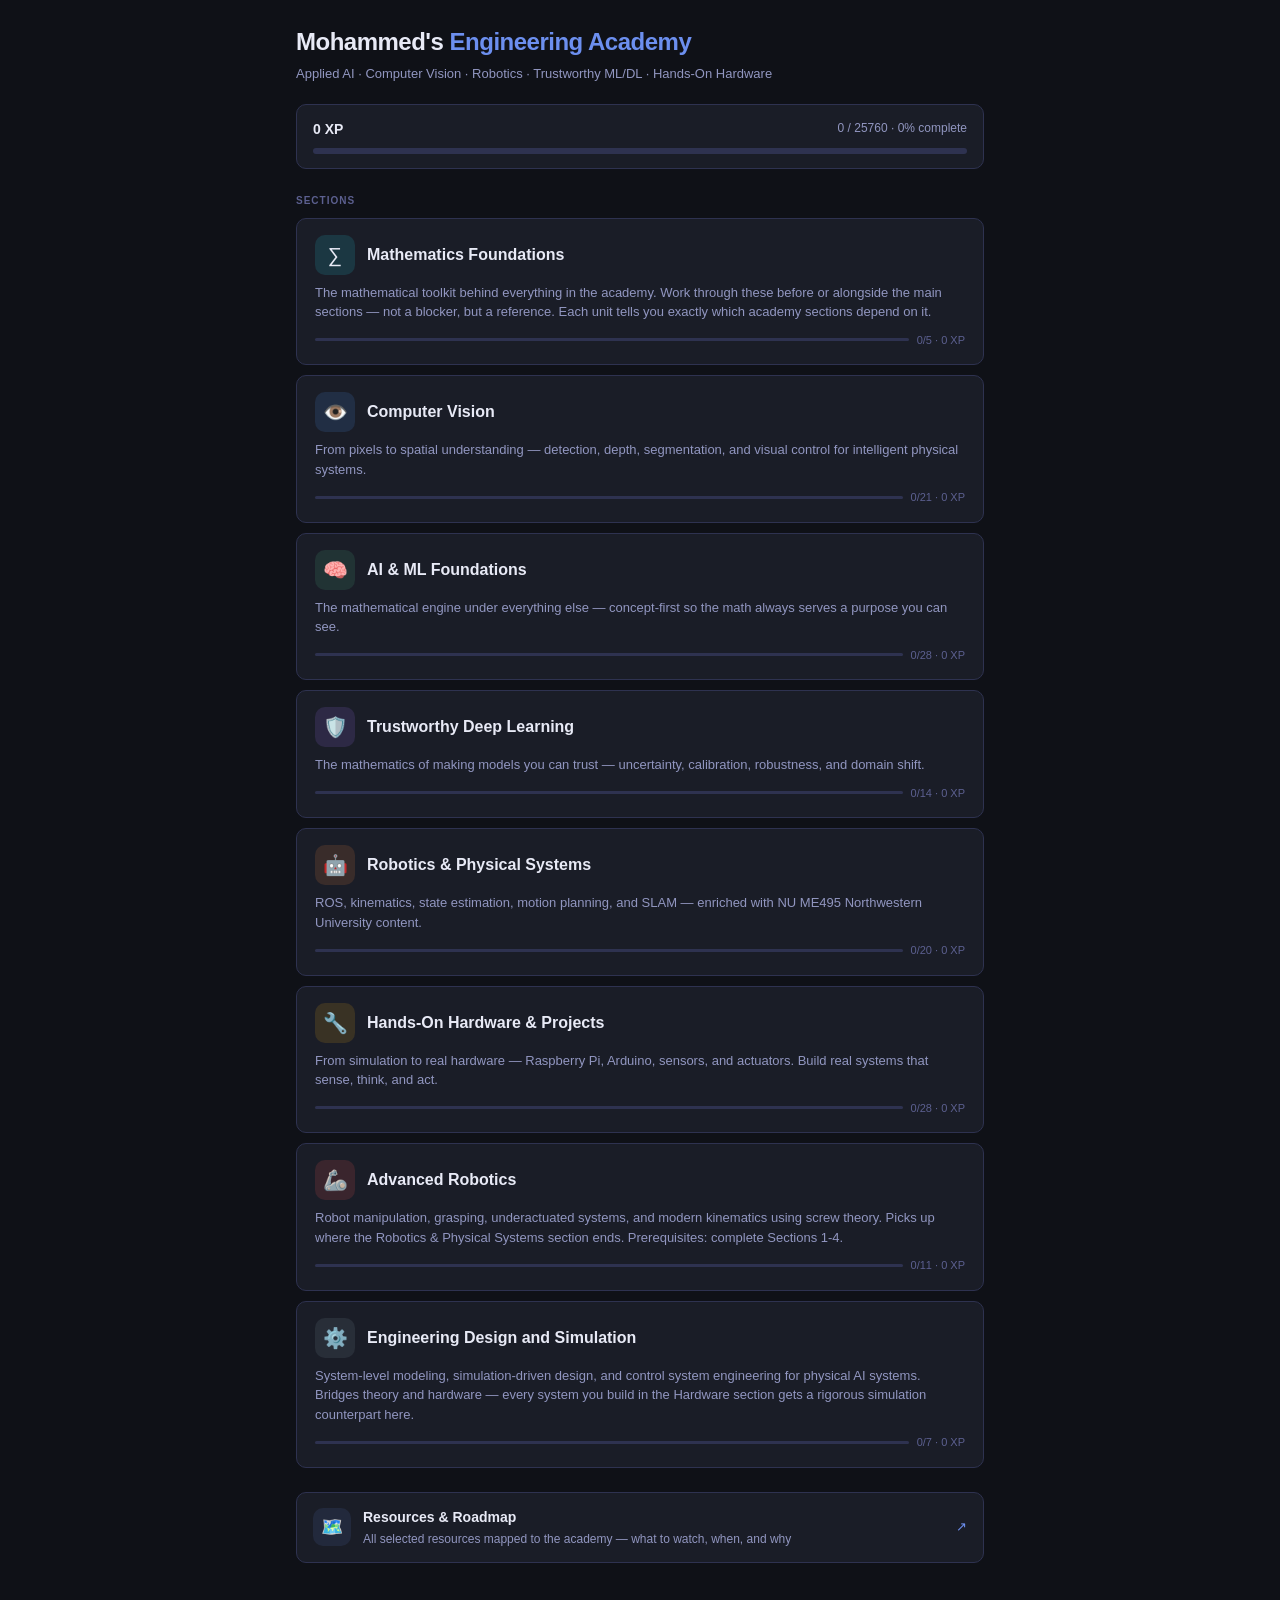
<file: index.html>
<!DOCTYPE html>
<html lang="en">
<head>
  <meta charset="UTF-8">
  <meta name="viewport" content="width=device-width, initial-scale=1.0">
  <meta http-equiv="Cache-Control" content="no-cache, no-store, must-revalidate">
  <meta http-equiv="Pragma" content="no-cache">
  <meta http-equiv="Expires" content="0">

  <title>Mohammed's Engineering Academy</title>
  <meta name="description" content="An interactive, Brilliant-style learning platform covering Computer Vision, AI/ML, Trustworthy Deep Learning, and Robotics — 8 sections, 94 units, built as a portfolio project.">
  <meta name="theme-color" content="#0d121c">

  <!-- Open Graph (LinkedIn, Facebook, Slack, etc.) -->
  <meta property="og:type" content="website">
  <meta property="og:title" content="Mohammed's Engineering Academy">
  <meta property="og:description" content="An interactive learning platform for Computer Vision, AI/ML, Robotics, and Trustworthy Deep Learning — 8 sections, 94 units, 25,760 XP.">
  <meta property="og:image" content="https://mohammed9sh.github.io/academy/assets/og-image.png">
  <meta property="og:image:width" content="1200">
  <meta property="og:image:height" content="630">

  <!-- Twitter/X card -->
  <meta name="twitter:card" content="summary_large_image">
  <meta name="twitter:title" content="Mohammed's Engineering Academy">
  <meta name="twitter:description" content="An interactive learning platform for Computer Vision, AI/ML, Robotics, and Trustworthy Deep Learning.">
  <meta name="twitter:image" content="https://mohammed9sh.github.io/academy/assets/og-image.png">

  <!-- Icons -->
  <link rel="icon" type="image/png" sizes="32x32" href="assets/favicon-32.png">
  <link rel="icon" type="image/png" sizes="512x512" href="assets/icon-512.png">
  <link rel="apple-touch-icon" href="assets/apple-touch-icon.png">

  <link rel="stylesheet" href="style.css?v=2">
</head>
<body>
  <div id="app"></div>
  <script type="module" src="app/main.js"></script>
</body>
</html>
</file>
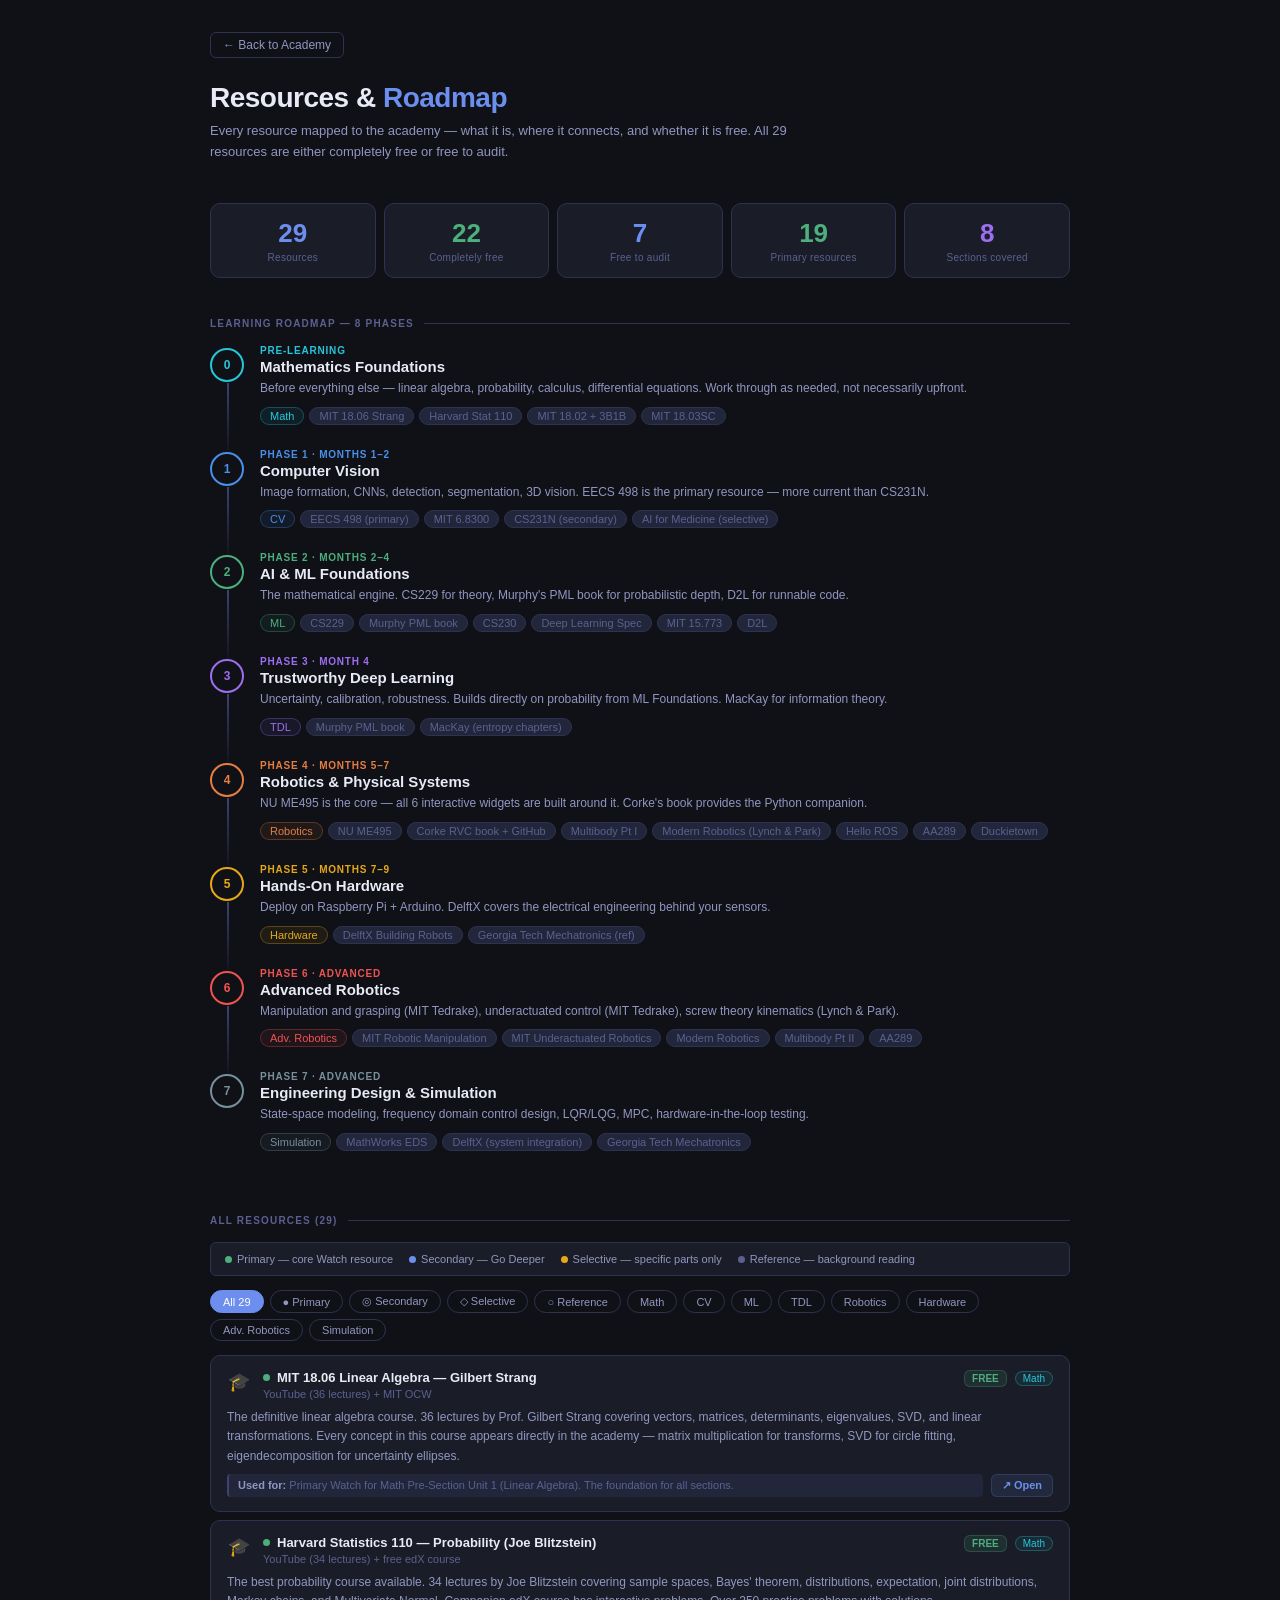
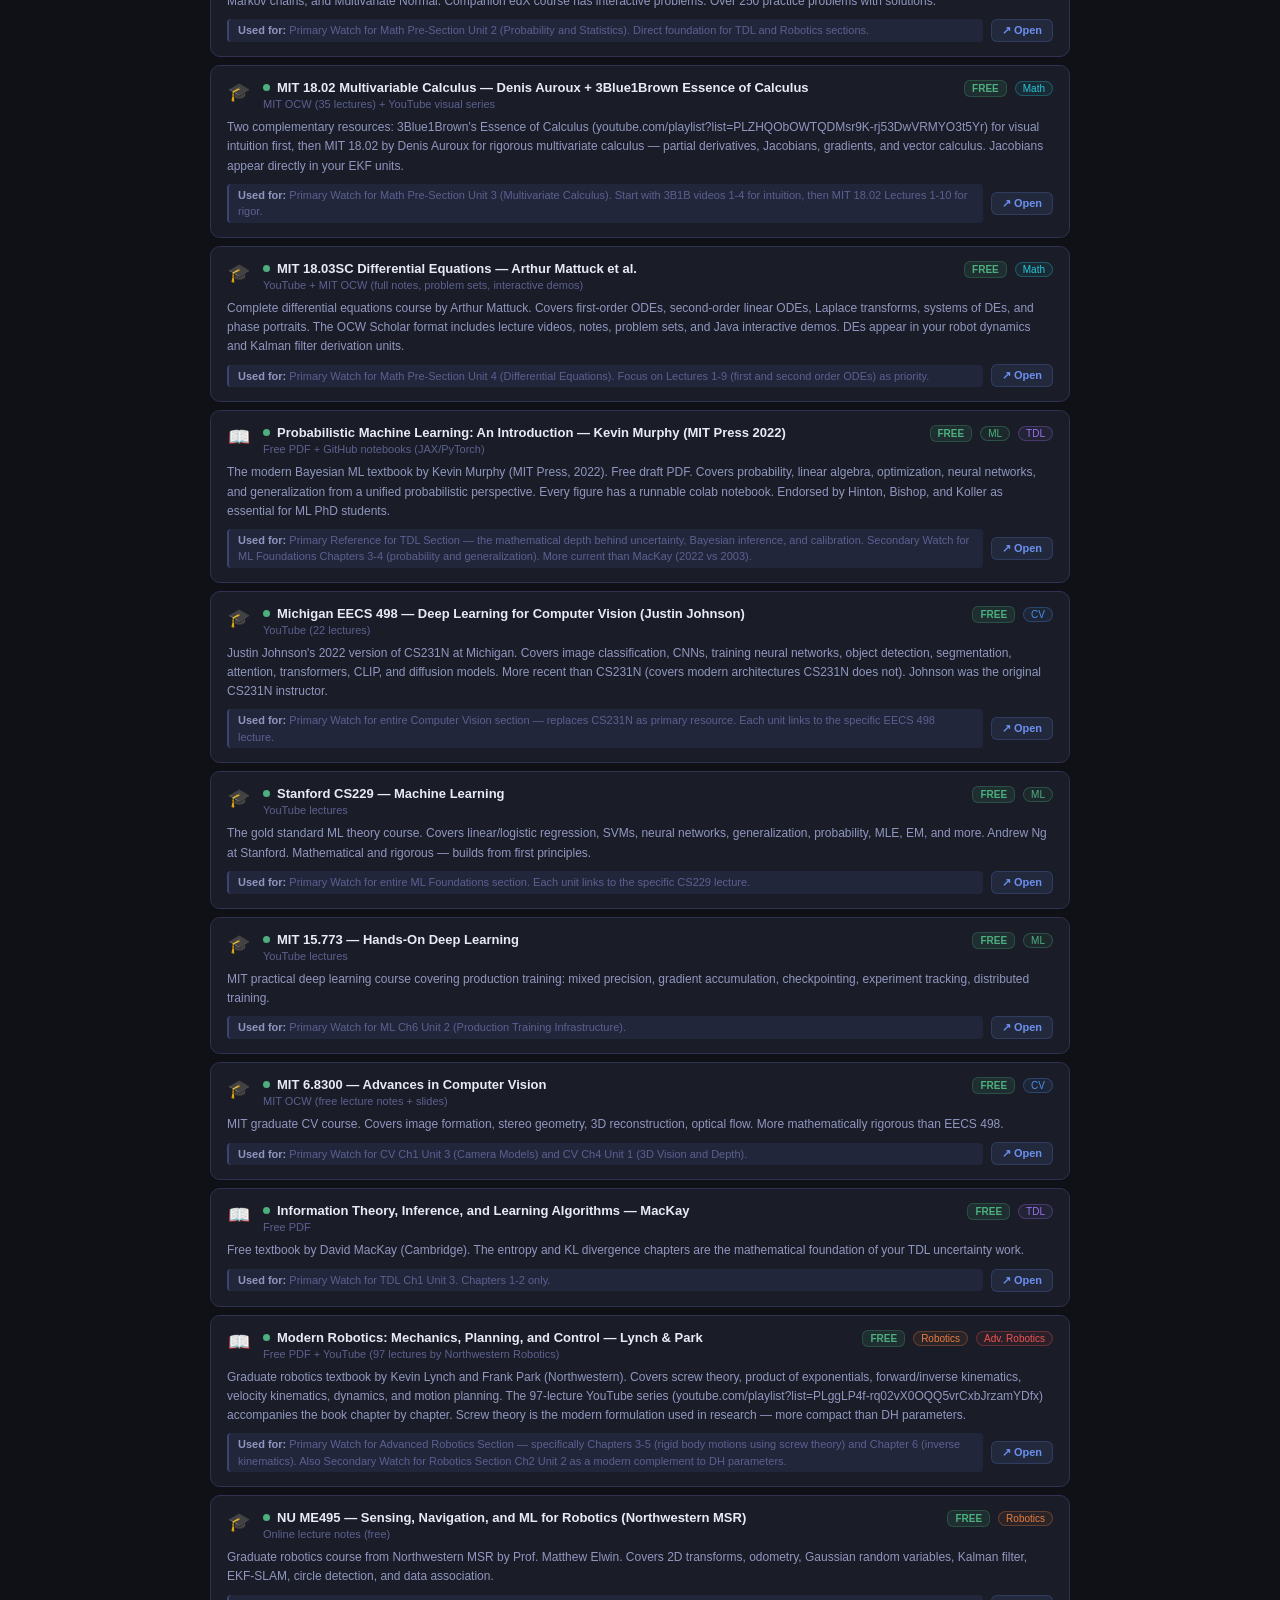
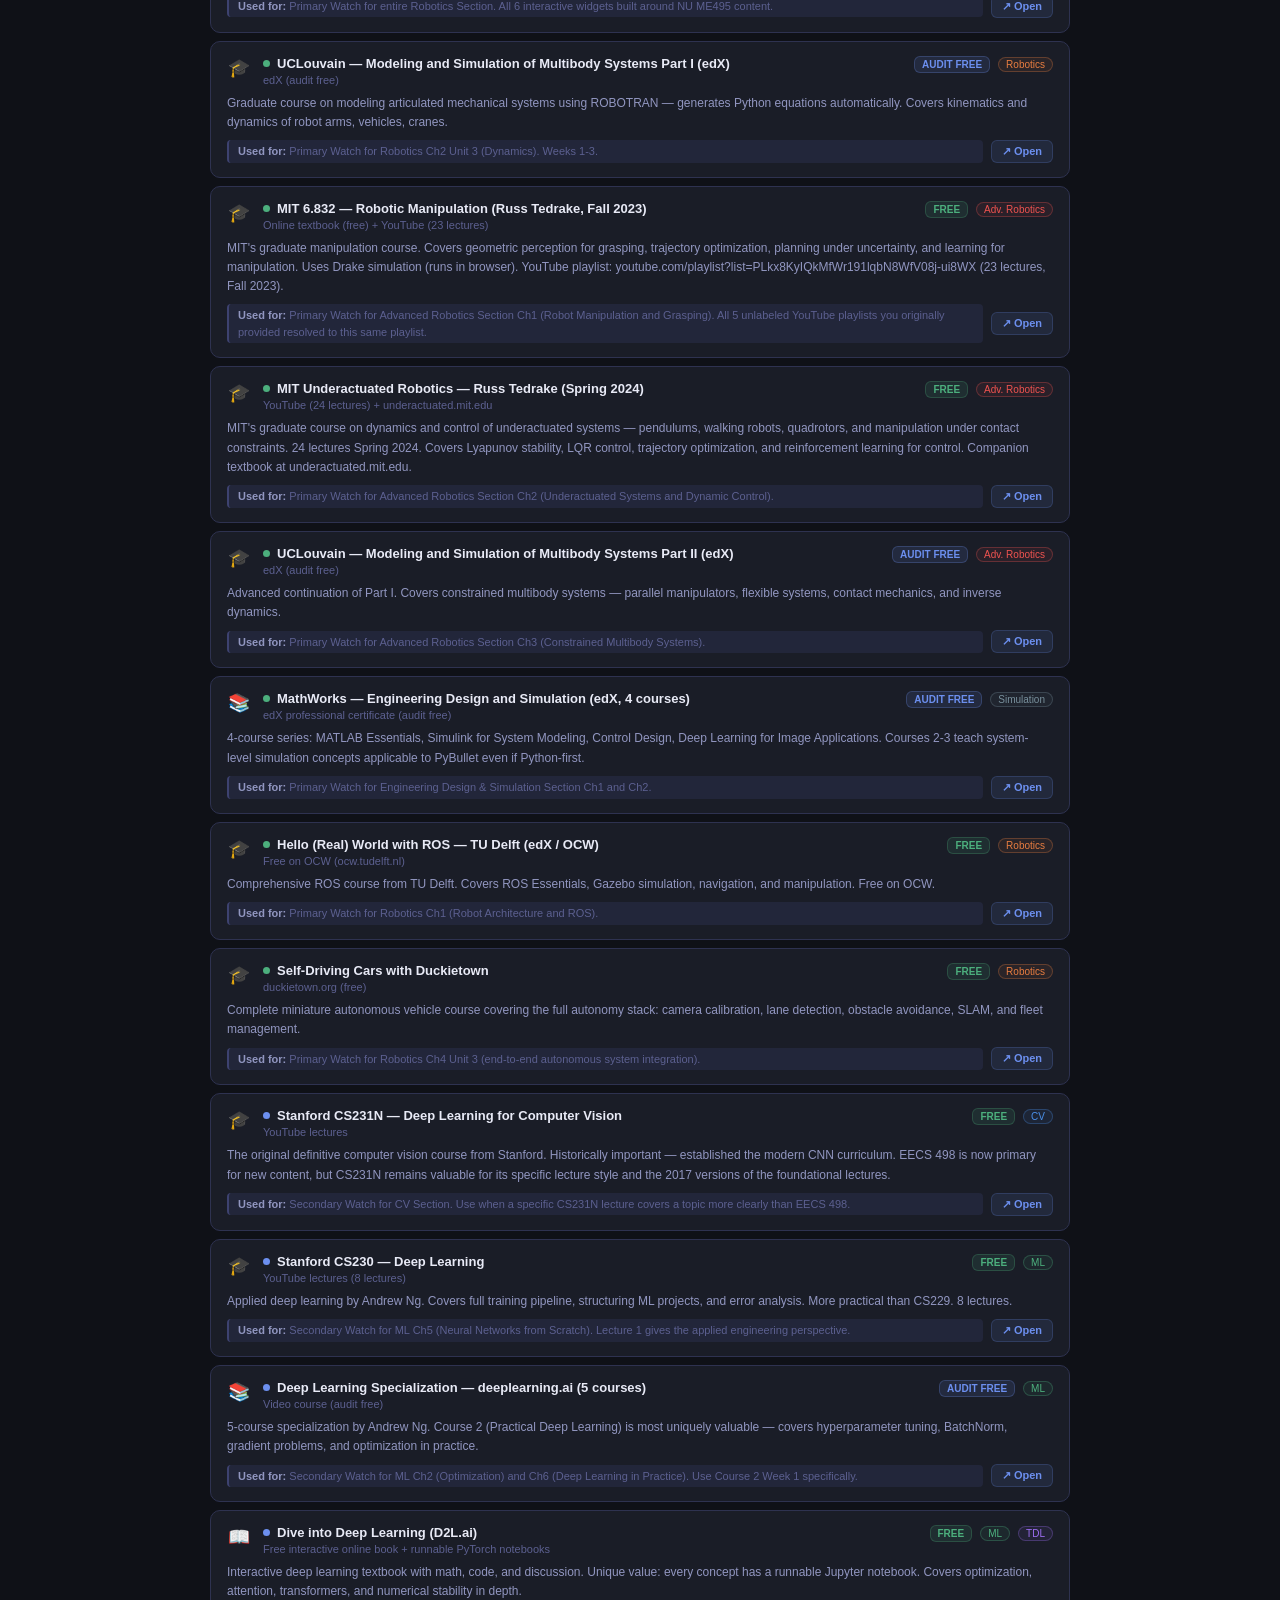
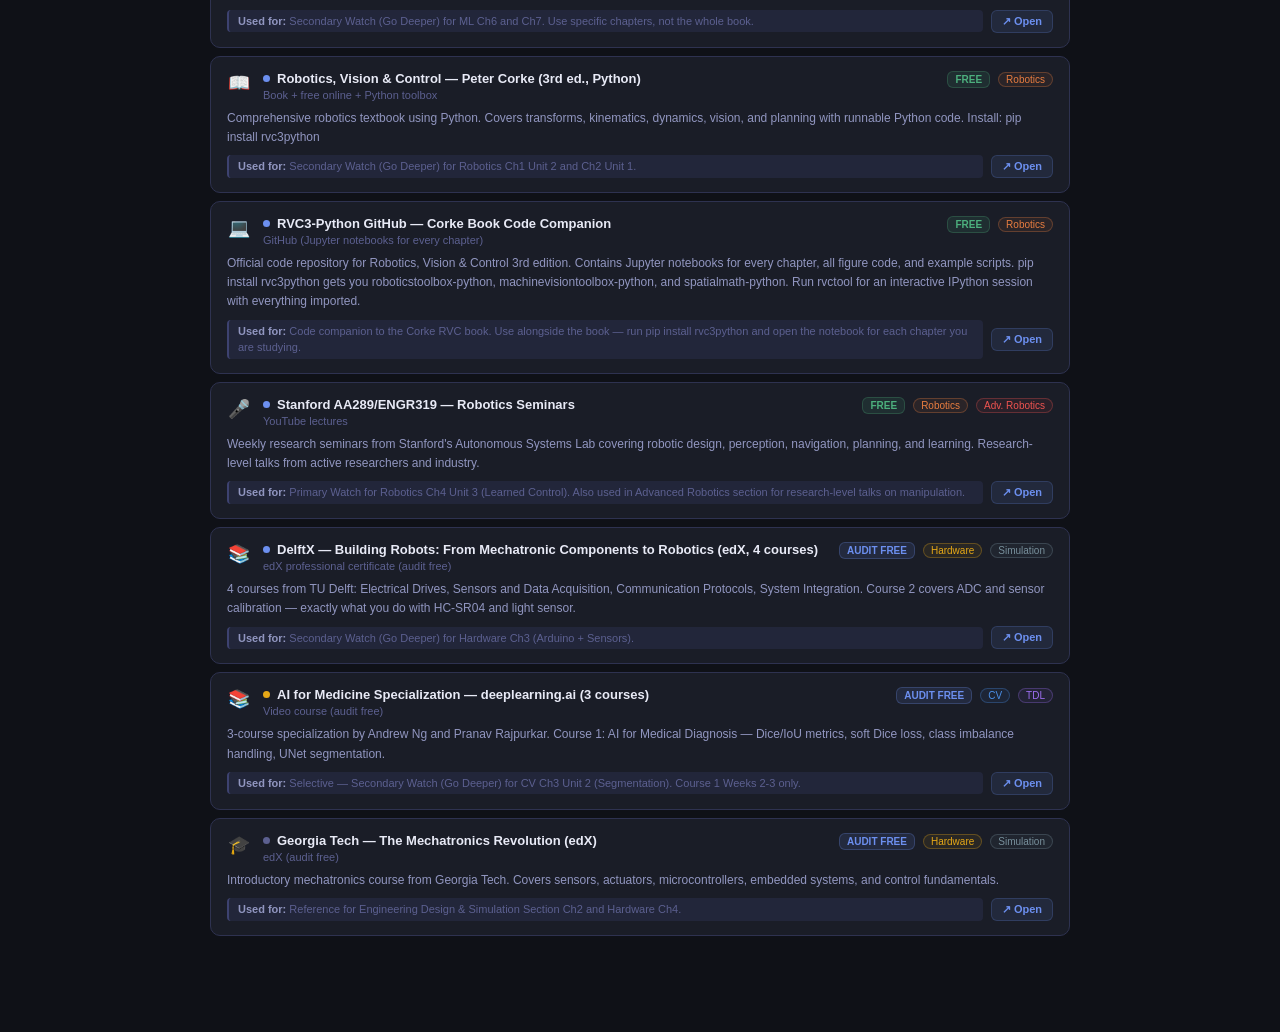
<file: resources.html>
<!DOCTYPE html>
<html lang="en">
<head>
<meta charset="UTF-8">
<meta name="viewport" content="width=device-width, initial-scale=1.0">
<title>Resources & Roadmap</title>
<style>
:root {
  --bg:#0f1117; --surface:#1a1d27; --surface2:#22263a;
  --border:#2e3250; --border2:#3d4270;
  --text:#e8eaf6; --text2:#9196c0; --text3:#5c6090;
  --accent:#6c8fef; --green:#4caf7d; --amber:#e6a817;
  --purple:#9c6ef0; --rob:#e87d40; --red:#ef5350;
  --radius:10px; --radius2:6px;
  --math:#26c6da; --cv:#4a8fe8; --ml:#4caf7d;
  --tdl:#9c6ef0; --robotics:#e87d40; --hardware:#e6a817;
  --adv:#ef5350; --sim:#78909c;
}
*{box-sizing:border-box;margin:0;padding:0}
body{font-family:-apple-system,BlinkMacSystemFont,'Segoe UI',sans-serif;
     background:var(--bg);color:var(--text);min-height:100vh;font-size:14px}
a{color:var(--accent);text-decoration:none}
a:hover{text-decoration:underline}

/* ── Layout ── */
.page{max-width:900px;margin:0 auto;padding:2rem 1.25rem 6rem}
.back{display:inline-flex;align-items:center;gap:6px;font-size:12px;
      color:var(--text2);padding:5px 12px;border:1px solid var(--border);
      border-radius:var(--radius2);transition:all .15s;margin-bottom:1.5rem}
.back:hover{border-color:var(--border2);color:var(--text);text-decoration:none}

/* ── Page header ── */
.page-header{margin-bottom:2.5rem}
.page-title{font-size:28px;font-weight:700;letter-spacing:-.5px;margin-bottom:6px}
.page-title span{color:var(--accent)}
.page-sub{font-size:13px;color:var(--text2);line-height:1.65;max-width:580px}

/* ── Section headers ── */
.sec-header{display:flex;align-items:center;gap:10px;margin:2.5rem 0 1rem}
.sec-header-line{flex:1;height:1px;background:var(--border)}
.sec-header-label{font-size:10px;font-weight:700;color:var(--text3);
                  letter-spacing:.12em;text-transform:uppercase;white-space:nowrap}

/* ── Summary stats ── */
.stats{display:grid;grid-template-columns:repeat(5,1fr);gap:8px;margin-bottom:2.5rem}
.stat{background:var(--surface);border:1px solid var(--border);
      border-radius:var(--radius);padding:14px 10px;text-align:center}
.stat-num{font-size:26px;font-weight:700;margin-bottom:3px}
.stat-lbl{font-size:10px;color:var(--text3);letter-spacing:.03em}

/* ── Roadmap ── */
.roadmap{display:flex;flex-direction:column;gap:0}
.rm-step{display:flex;gap:16px;position:relative}
.rm-step:not(:last-child)::before{
  content:'';position:absolute;left:17px;top:38px;bottom:-8px;
  width:2px;background:linear-gradient(to bottom,var(--border2),transparent)}
.rm-num{width:34px;height:34px;border-radius:50%;display:flex;
        align-items:center;justify-content:center;font-size:12px;font-weight:700;
        flex-shrink:0;margin-top:3px;border:2px solid;background:var(--bg)}
.rm-body{flex:1;padding-bottom:24px}
.rm-phase{font-size:10px;font-weight:700;text-transform:uppercase;
          letter-spacing:.08em;margin-bottom:2px}
.rm-title{font-size:15px;font-weight:600;margin-bottom:4px}
.rm-desc{font-size:12px;color:var(--text2);line-height:1.65;margin-bottom:8px}
.rm-chips{display:flex;flex-wrap:wrap;gap:5px}

/* ── Chips ── */
.chip{font-size:11px;font-weight:500;padding:2px 9px;border-radius:20px;
      white-space:nowrap;border:1px solid}
.chip.math    {color:var(--math);    border-color:rgba(38,198,218,.3);    background:rgba(38,198,218,.08)}
.chip.cv      {color:var(--cv);      border-color:rgba(74,143,232,.3);    background:rgba(74,143,232,.08)}
.chip.ml      {color:var(--ml);      border-color:rgba(76,175,125,.3);    background:rgba(76,175,125,.08)}
.chip.tdl     {color:var(--tdl);     border-color:rgba(156,110,240,.3);   background:rgba(156,110,240,.08)}
.chip.robotics{color:var(--robotics);border-color:rgba(232,125,64,.3);    background:rgba(232,125,64,.08)}
.chip.hardware{color:var(--hardware);border-color:rgba(230,168,23,.3);    background:rgba(230,168,23,.08)}
.chip.adv     {color:var(--adv);     border-color:rgba(239,83,80,.3);     background:rgba(239,83,80,.08)}
.chip.sim     {color:var(--sim);     border-color:rgba(120,144,156,.3);   background:rgba(120,144,156,.08)}
.chip.res     {color:var(--text3);   border-color:var(--border);          background:var(--surface2)}

/* ── Filter bar ── */
.filter-bar{display:flex;gap:6px;flex-wrap:wrap;margin-bottom:14px}
.fb{font-size:11px;padding:4px 12px;border:1px solid var(--border);
    border-radius:20px;background:none;color:var(--text2);cursor:pointer;
    transition:all .15s;font-family:inherit}
.fb:hover{border-color:var(--border2);color:var(--text)}
.fb.on{background:var(--accent);border-color:var(--accent);color:#fff}

/* ── Resource table ── */
.res-table{display:flex;flex-direction:column;gap:8px}
.res-card{background:var(--surface);border:1px solid var(--border);
          border-radius:var(--radius);padding:14px 16px;
          transition:border-color .15s;cursor:default}
.res-card:hover{border-color:var(--border2)}

.res-top{display:flex;align-items:flex-start;gap:12px;margin-bottom:8px}
.res-icon{font-size:18px;flex-shrink:0;margin-top:1px;width:24px;text-align:center}
.res-main{flex:1;min-width:0}
.res-title{font-size:13px;font-weight:600;margin-bottom:3px;
           display:flex;align-items:center;gap:7px;flex-wrap:wrap}
.res-right{display:flex;align-items:center;gap:8px;flex-shrink:0}

/* Access badge */
.badge-free  {font-size:10px;font-weight:700;padding:2px 7px;border-radius:6px;
              background:rgba(76,175,125,.12);color:var(--green);
              border:1px solid rgba(76,175,125,.25)}
.badge-audit {font-size:10px;font-weight:700;padding:2px 7px;border-radius:6px;
              background:rgba(108,143,239,.12);color:var(--accent);
              border:1px solid rgba(108,143,239,.25)}

/* Priority dot */
.prio-dot{width:7px;height:7px;border-radius:50%;flex-shrink:0}
.prio-dot.primary   {background:var(--green)}
.prio-dot.secondary {background:var(--accent)}
.prio-dot.selective {background:var(--amber)}
.prio-dot.reference {background:var(--text3)}

.res-format{font-size:11px;color:var(--text3)}
.res-what{font-size:12px;color:var(--text2);line-height:1.6;margin-bottom:8px}
.res-bottom{display:flex;align-items:center;gap:8px;flex-wrap:wrap}

/* How-used pill */
.how-used{font-size:11px;color:var(--text3);padding:3px 9px;
          background:var(--surface2);border-radius:4px;
          border-left:2px solid var(--border2);flex:1;min-width:0;
          line-height:1.5}
.how-used strong{color:var(--text2)}

/* Open link */
.open-link{font-size:11px;font-weight:600;color:var(--accent);
           padding:4px 10px;background:rgba(108,143,239,.1);
           border:1px solid rgba(108,143,239,.2);border-radius:var(--radius2);
           white-space:nowrap;flex-shrink:0}
.open-link:hover{background:rgba(108,143,239,.18);text-decoration:none}

/* Section chips on card */
.res-secs{display:flex;gap:4px;flex-wrap:wrap;margin-left:auto}

/* ── Legend ── */
.legend{display:flex;gap:16px;flex-wrap:wrap;
        padding:10px 14px;background:var(--surface);
        border:1px solid var(--border);border-radius:var(--radius2);
        margin-bottom:14px}
.legend-item{display:flex;align-items:center;gap:5px;font-size:11px;color:var(--text2)}

/* Loading */
.loading{text-align:center;padding:4rem;color:var(--text2)}

@media(max-width:600px){
  .stats{grid-template-columns:repeat(3,1fr)}
  .res-right{display:none}
}
</style>
</head>
<body>
<div class="page">

  <a href="index.html" class="back">← Back to Academy</a>

  <div class="page-header">
    <div class="page-title">Resources & <span>Roadmap</span></div>
    <div class="page-sub">Every resource mapped to the academy — what it is, where it connects, and whether it is free. All 29 resources are either completely free or free to audit.</div>
  </div>

  <div id="root"><div class="loading">Loading...</div></div>
</div>

<script>
// ── Data ──────────────────────────────────────────────────────────────────────
const ICONS = {
  course:'🎓', book:'📖', specialization:'📚',
  seminar_series:'🎤', code_repo:'💻',
};

const SECTION_COLORS = {
  math:'math', cv:'cv', ml:'ml', tdl:'tdl',
  robotics:'robotics', hardware:'hardware',
  advanced_robotics:'adv', simulation:'sim',
};

const SECTION_LABELS = {
  math:'Math', cv:'CV', ml:'ML', tdl:'TDL',
  robotics:'Robotics', hardware:'Hardware',
  advanced_robotics:'Adv. Robotics', simulation:'Simulation',
};

const PRIORITY_LABEL = {
  primary:  'Primary resource',
  secondary:'Secondary resource',
  selective:'Selective — specific sections only',
  reference:'Background reference',
};

const ROADMAP = [
  {
    num:'0', color:'var(--math)', phase:'Pre-learning',
    title:'Mathematics Foundations',
    desc:'Before everything else — linear algebra, probability, calculus, differential equations. Work through as needed, not necessarily upfront.',
    sections:['math'],
    resources:['MIT 18.06 Strang','Harvard Stat 110','MIT 18.02 + 3B1B','MIT 18.03SC'],
  },
  {
    num:'1', color:'var(--cv)', phase:'Phase 1 · Months 1–2',
    title:'Computer Vision',
    desc:'Image formation, CNNs, detection, segmentation, 3D vision. EECS 498 is the primary resource — more current than CS231N.',
    sections:['cv'],
    resources:['EECS 498 (primary)','MIT 6.8300','CS231N (secondary)','AI for Medicine (selective)'],
  },
  {
    num:'2', color:'var(--ml)', phase:'Phase 2 · Months 2–4',
    title:'AI & ML Foundations',
    desc:'The mathematical engine. CS229 for theory, Murphy\'s PML book for probabilistic depth, D2L for runnable code.',
    sections:['ml'],
    resources:['CS229','Murphy PML book','CS230','Deep Learning Spec','MIT 15.773','D2L'],
  },
  {
    num:'3', color:'var(--tdl)', phase:'Phase 3 · Month 4',
    title:'Trustworthy Deep Learning',
    desc:'Uncertainty, calibration, robustness. Builds directly on probability from ML Foundations. MacKay for information theory.',
    sections:['tdl'],
    resources:['Murphy PML book','MacKay (entropy chapters)'],
  },
  {
    num:'4', color:'var(--robotics)', phase:'Phase 4 · Months 5–7',
    title:'Robotics & Physical Systems',
    desc:'NU ME495 is the core — all 6 interactive widgets are built around it. Corke\'s book provides the Python companion.',
    sections:['robotics'],
    resources:['NU ME495','Corke RVC book + GitHub','Multibody Pt I','Modern Robotics (Lynch & Park)','Hello ROS','AA289','Duckietown'],
  },
  {
    num:'5', color:'var(--hardware)', phase:'Phase 5 · Months 7–9',
    title:'Hands-On Hardware',
    desc:'Deploy on Raspberry Pi + Arduino. DelftX covers the electrical engineering behind your sensors.',
    sections:['hardware'],
    resources:['DelftX Building Robots','Georgia Tech Mechatronics (ref)'],
  },
  {
    num:'6', color:'var(--adv)', phase:'Phase 6 · Advanced',
    title:'Advanced Robotics',
    desc:'Manipulation and grasping (MIT Tedrake), underactuated control (MIT Tedrake), screw theory kinematics (Lynch & Park).',
    sections:['advanced_robotics'],
    resources:['MIT Robotic Manipulation','MIT Underactuated Robotics','Modern Robotics','Multibody Pt II','AA289'],
  },
  {
    num:'7', color:'var(--sim)', phase:'Phase 7 · Advanced',
    title:'Engineering Design & Simulation',
    desc:'State-space modeling, frequency domain control design, LQR/LQG, MPC, hardware-in-the-loop testing.',
    sections:['simulation'],
    resources:['MathWorks EDS','DelftX (system integration)','Georgia Tech Mechatronics'],
  },
];

// ── Render ────────────────────────────────────────────────────────────────────
async function boot() {
  const res  = await fetch('./content/resources.json');
  const data = await res.json();
  const root = document.getElementById('root');
  root.innerHTML =
    renderStats(data) +
    renderRoadmapSection() +
    renderResourcesSection(data);
}

function renderStats(data) {
  const total  = data.resources.length;
  const free   = data.resources.filter(r => r.access === 'free').length;
  const audit  = data.resources.filter(r => r.access === 'audit_free').length;
  const prim   = data.resources.filter(r => r.priority === 'primary').length;
  const secs   = new Set(data.resources.flatMap(r => r.academy_sections)).size;

  return `
    <div class="stats">
      <div class="stat">
        <div class="stat-num" style="color:var(--accent)">${total}</div>
        <div class="stat-lbl">Resources</div>
      </div>
      <div class="stat">
        <div class="stat-num" style="color:var(--green)">${free}</div>
        <div class="stat-lbl">Completely free</div>
      </div>
      <div class="stat">
        <div class="stat-num" style="color:var(--accent)">${audit}</div>
        <div class="stat-lbl">Free to audit</div>
      </div>
      <div class="stat">
        <div class="stat-num" style="color:var(--green)">${prim}</div>
        <div class="stat-lbl">Primary resources</div>
      </div>
      <div class="stat">
        <div class="stat-num" style="color:var(--purple)">${secs}</div>
        <div class="stat-lbl">Sections covered</div>
      </div>
    </div>`;
}

function renderRoadmapSection() {
  return `
    <div class="sec-header">
      <div class="sec-header-label">Learning Roadmap — 8 Phases</div>
      <div class="sec-header-line"></div>
    </div>
    <div class="roadmap">
      ${ROADMAP.map(s => `
        <div class="rm-step">
          <div class="rm-num" style="border-color:${s.color};color:${s.color}">${s.num}</div>
          <div class="rm-body">
            <div class="rm-phase" style="color:${s.color}">${s.phase}</div>
            <div class="rm-title">${s.title}</div>
            <div class="rm-desc">${s.desc}</div>
            <div class="rm-chips">
              ${s.sections.map(sec => `
                <span class="chip ${SECTION_COLORS[sec]||'res'}">${SECTION_LABELS[sec]||sec}</span>
              `).join('')}
              ${s.resources.map(r => `<span class="chip res">${r}</span>`).join('')}
            </div>
          </div>
        </div>
      `).join('')}
    </div>`;
}

function renderResourcesSection(data) {
  const priorityOrder = ['primary','secondary','selective','reference'];
  const sorted = [...data.resources].sort((a,b) =>
    priorityOrder.indexOf(a.priority) - priorityOrder.indexOf(b.priority)
  );

  return `
    <div class="sec-header" style="margin-top:2.5rem">
      <div class="sec-header-label">All Resources (${data.resources.length})</div>
      <div class="sec-header-line"></div>
    </div>

    <div class="legend">
      <div class="legend-item"><span class="prio-dot primary"></span>Primary — core Watch resource</div>
      <div class="legend-item"><span class="prio-dot secondary"></span>Secondary — Go Deeper</div>
      <div class="legend-item"><span class="prio-dot selective"></span>Selective — specific parts only</div>
      <div class="legend-item"><span class="prio-dot reference"></span>Reference — background reading</div>
    </div>

    <div class="filter-bar">
      <button class="fb on" onclick="filter('all',this)">All ${data.resources.length}</button>
      <button class="fb" onclick="filter('primary',this)">● Primary</button>
      <button class="fb" onclick="filter('secondary',this)">◎ Secondary</button>
      <button class="fb" onclick="filter('selective',this)">◇ Selective</button>
      <button class="fb" onclick="filter('reference',this)">○ Reference</button>
      ${['math','cv','ml','tdl','robotics','hardware','advanced_robotics','simulation'].map(sec => `
        <button class="fb" onclick="filterSection('${sec}',this)">${SECTION_LABELS[sec]||sec}</button>
      `).join('')}
    </div>

    <div class="res-table" id="res-table">
      ${sorted.map(r => renderCard(r)).join('')}
    </div>`;
}

function renderCard(r) {
  const icon   = ICONS[r.type] || '📄';
  const isAudit = r.access === 'audit_free';
  const sections = r.academy_sections || [];

  return `
    <div class="res-card" data-priority="${r.priority}" data-sections="${sections.join(',')}">
      <div class="res-top">
        <div class="res-icon">${icon}</div>
        <div class="res-main">
          <div class="res-title">
            <span class="prio-dot ${r.priority}"></span>
            ${r.title}
          </div>
          <div class="res-format">${r.format}</div>
        </div>
        <div class="res-right">
          <span class="${isAudit ? 'badge-audit' : 'badge-free'}">${isAudit ? 'AUDIT FREE' : 'FREE'}</span>
          ${sections.slice(0,3).map(s => `
            <span class="chip ${SECTION_COLORS[s]||'res'}" style="font-size:10px;padding:1px 7px">${SECTION_LABELS[s]||s}</span>
          `).join('')}
        </div>
      </div>
      <div class="res-what">${r.what}</div>
      <div class="res-bottom">
        <div class="how-used"><strong>Used for:</strong> ${r.how_used}</div>
        <a href="${r.url}" target="_blank" class="open-link">↗ Open</a>
      </div>
    </div>`;
}

function filter(priority, btn) {
  document.querySelectorAll('.fb').forEach(b => b.classList.remove('on'));
  btn.classList.add('on');
  document.querySelectorAll('.res-card').forEach(c => {
    c.style.display = (priority === 'all' || c.dataset.priority === priority) ? '' : 'none';
  });
}

function filterSection(sec, btn) {
  document.querySelectorAll('.fb').forEach(b => b.classList.remove('on'));
  btn.classList.add('on');
  document.querySelectorAll('.res-card').forEach(c => {
    const secs = c.dataset.sections.split(',');
    c.style.display = secs.includes(sec) ? '' : 'none';
  });
}

boot().catch(e => {
  document.getElementById('root').innerHTML =
    `<div style="color:#ef5350;padding:2rem">Error: ${e.message}<br>
    Run: <code>python3 -m http.server 8000</code> and open http://localhost:8000/resources.html</div>`;
});
</script>
</body>
</html>
</file>
<file: style.css>
/* ─── VARIABLES ─────────────────────────────────────────────────────────────── */
:root {
  --bg:       #0f1117;
  --surface:  #1a1d27;
  --surface2: #22263a;
  --border:   #2e3250;
  --border2:  #3d4270;
  --text:     #e8eaf6;
  --text2:    #9196c0;
  --text3:    #5c6090;
  --accent:   #6c8fef;
  --green:    #4caf7d;
  --amber:    #e6a817;
  --red:      #e85c5c;
  --purple:   #9c6ef0;

  /* Section colors */
  --cv:               #4a8fe8;
  --ml:               #4caf7d;
  --tdl:              #9c6ef0;
  --rob:              #e87d40;
  --robotics:         #e87d40;
  --hw:               #e6a817;
  --hardware:         #e6a817;
  --math:             #26c6da;
  --advanced_robotics:#ef5350;
  --simulation:       #78909c;

  --radius:  10px;
  --radius2: 6px;
}

/* ─── RESET & BASE ──────────────────────────────────────────────────────────── */
*, *::before, *::after { box-sizing: border-box; margin: 0; padding: 0; }

body {
  font-family: -apple-system, BlinkMacSystemFont, 'Segoe UI', sans-serif;
  background: var(--bg);
  color: var(--text);
  min-height: 100vh;
  line-height: 1.5;
}

a { color: var(--accent); text-decoration: none; }
a:hover { text-decoration: underline; }

button {
  font-family: inherit;
  cursor: pointer;
  transition: all 0.15s;
}

/* ─── LAYOUT ────────────────────────────────────────────────────────────────── */
.app-container {
  max-width: 720px;
  margin: 0 auto;
  padding: 1.5rem 1rem 5rem;
}

/* ─── NAVIGATION BAR ────────────────────────────────────────────────────────── */
.nav {
  display: flex;
  align-items: center;
  gap: 10px;
  margin-bottom: 1.5rem;
  padding-bottom: 1rem;
  border-bottom: 1px solid var(--border);
}

.nav-back {
  background: none;
  border: 1px solid var(--border);
  border-radius: var(--radius2);
  color: var(--text2);
  font-size: 13px;
  padding: 5px 12px;
  display: flex;
  align-items: center;
  gap: 5px;
}
.nav-back:hover { border-color: var(--border2); color: var(--text); }

.nav-title { font-size: 15px; font-weight: 600; flex: 1; }

.nav-xp {
  font-size: 12px;
  font-weight: 600;
  padding: 3px 10px;
  border-radius: 20px;
}

/* ─── HOME PAGE ─────────────────────────────────────────────────────────────── */
.home-title {
  font-size: 24px;
  font-weight: 700;
  letter-spacing: -0.5px;
  margin-bottom: 4px;
}
.home-title span { color: var(--accent); }

.home-sub {
  font-size: 13px;
  color: var(--text2);
  margin-bottom: 1.25rem;
}

/* ─── XP PROGRESS BAR ───────────────────────────────────────────────────────── */
.xp-card {
  background: var(--surface);
  border: 1px solid var(--border);
  border-radius: var(--radius);
  padding: 14px 16px;
  margin-bottom: 1.5rem;
}
.xp-row {
  display: flex;
  justify-content: space-between;
  font-size: 12px;
  color: var(--text2);
  margin-bottom: 8px;
}
.xp-row strong { color: var(--text); font-size: 14px; }
.xp-bar-bg {
  height: 6px;
  background: var(--border);
  border-radius: 3px;
  overflow: hidden;
}
.xp-bar-fill {
  height: 100%;
  border-radius: 3px;
  background: linear-gradient(90deg, var(--accent), #8aaff5);
  transition: width 0.5s ease;
}

/* ─── SECTION LABEL ─────────────────────────────────────────────────────────── */
.section-label {
  font-size: 10px;
  font-weight: 700;
  color: var(--text3);
  letter-spacing: 0.1em;
  text-transform: uppercase;
  margin-bottom: 10px;
}

/* ─── SECTION CARDS (home) ──────────────────────────────────────────────────── */
.section-card {
  background: var(--surface);
  border: 1px solid var(--border);
  border-radius: var(--radius);
  padding: 16px 18px;
  margin-bottom: 10px;
  cursor: pointer;
  transition: border-color 0.15s, transform 0.1s;
  user-select: none;
}
.section-card:hover {
  border-color: var(--border2);
  transform: translateY(-1px);
}
.section-card.coming {
  cursor: default;
  opacity: 0.6;
}
.section-card.coming:hover { transform: none; border-color: var(--border); }

.sc-head {
  display: flex;
  align-items: center;
  gap: 12px;
  margin-bottom: 8px;
}
.sc-icon {
  width: 40px;
  height: 40px;
  border-radius: 10px;
  display: flex;
  align-items: center;
  justify-content: center;
  font-size: 20px;
  flex-shrink: 0;
}
.sc-icon.cv               { background: rgba(74,143,232,.15); }
.sc-icon.ml               { background: rgba(76,175,125,.15); }
.sc-icon.tdl              { background: rgba(156,110,240,.15); }
.sc-icon.rob,
.sc-icon.robotics         { background: rgba(232,125,64,.15); }
.sc-icon.hw,
.sc-icon.hardware         { background: rgba(230,168,23,.15); }
.sc-icon.math             { background: rgba(38,198,218,.15); }
.sc-icon.advanced_robotics{ background: rgba(239,83,80,.15); }
.sc-icon.simulation       { background: rgba(120,144,156,.15); }

.sc-title { font-size: 16px; font-weight: 600; flex: 1; }

.sc-badge {
  font-size: 10px;
  font-weight: 600;
  color: var(--text3);
  background: var(--surface2);
  border: 1px solid var(--border);
  padding: 2px 8px;
  border-radius: 10px;
  white-space: nowrap;
}

.sc-desc {
  font-size: 13px;
  color: var(--text2);
  line-height: 1.5;
  margin-bottom: 10px;
}

.sc-progress {
  display: flex;
  align-items: center;
  gap: 8px;
}
.sc-progress-bg {
  flex: 1;
  height: 3px;
  background: var(--border);
  border-radius: 2px;
  overflow: hidden;
}
.sc-progress-fill {
  height: 100%;
  border-radius: 2px;
  transition: width 0.4s;
}
.sc-progress-fill.cv               { background: var(--cv); }
.sc-progress-fill.ml               { background: var(--ml); }
.sc-progress-fill.tdl              { background: var(--tdl); }
.sc-progress-fill.rob,
.sc-progress-fill.robotics         { background: var(--rob); }
.sc-progress-fill.hw,
.sc-progress-fill.hardware         { background: var(--hw); }
.sc-progress-fill.math             { background: var(--math); }
.sc-progress-fill.advanced_robotics{ background: var(--advanced_robotics); }
.sc-progress-fill.simulation       { background: var(--simulation); }
.sc-progress-label {
  font-size: 11px;
  color: var(--text3);
  white-space: nowrap;
}

/* Chapter outline (coming soon sections) */
.ch-outline { margin-top: 10px; padding-top: 10px; border-top: 1px solid var(--border); }
.ch-outline-label {
  font-size: 10px;
  font-weight: 700;
  color: var(--text3);
  text-transform: uppercase;
  letter-spacing: 0.05em;
  margin-bottom: 8px;
}
.ch-outline-item {
  display: flex;
  align-items: flex-start;
  gap: 8px;
  font-size: 12px;
  color: var(--text2);
  margin-bottom: 4px;
  line-height: 1.4;
}
.ch-outline-num {
  width: 18px;
  height: 18px;
  border-radius: 50%;
  background: var(--surface2);
  border: 1px solid var(--border);
  display: flex;
  align-items: center;
  justify-content: center;
  font-size: 10px;
  font-weight: 600;
  color: var(--text3);
  flex-shrink: 0;
}

/* ─── SECTION PAGE ──────────────────────────────────────────────────────────── */
.chapter-block { margin-bottom: 8px; }

.chapter-header {
  display: flex;
  align-items: center;
  gap: 10px;
  padding: 12px 14px;
  background: var(--surface);
  border: 1px solid var(--border);
  border-radius: var(--radius);
  cursor: pointer;
  transition: border-color 0.15s;
}
.chapter-header:hover { border-color: var(--border2); }
.chapter-header.open {
  border-radius: var(--radius) var(--radius) 0 0;
  border-bottom-color: transparent;
}

.chapter-num {
  width: 26px;
  height: 26px;
  border-radius: 50%;
  background: var(--surface2);
  border: 1px solid var(--border2);
  display: flex;
  align-items: center;
  justify-content: center;
  font-size: 11px;
  font-weight: 600;
  color: var(--text2);
  flex-shrink: 0;
}
.chapter-num.active { background: rgba(108,143,239,.2); border-color: var(--accent); color: var(--accent); }
.chapter-num.done   { background: rgba(76,175,125,.2);  border-color: var(--green);  color: var(--green); }

.chapter-info { flex: 1; }
.chapter-name { font-size: 14px; font-weight: 600; margin-bottom: 2px; }
.chapter-sub  { font-size: 11px; color: var(--text3); }

.chapter-arrow { color: var(--text3); font-size: 12px; transition: transform 0.2s; }
.chapter-arrow.open { transform: rotate(180deg); }

.chapter-body {
  background: var(--surface);
  border: 1px solid var(--border);
  border-top: none;
  border-radius: 0 0 var(--radius) var(--radius);
  padding: 8px;
  display: none;
}
.chapter-body.open { display: block; }

/* ─── UNIT ROWS ─────────────────────────────────────────────────────────────── */
.unit-row {
  display: flex;
  align-items: center;
  gap: 10px;
  padding: 10px 12px;
  border-radius: var(--radius2);
  cursor: pointer;
  transition: background 0.1s;
  margin-bottom: 4px;
}
.unit-row:hover { background: var(--surface2); }
.unit-row.locked { opacity: 0.35; cursor: default; pointer-events: none; }

.unit-dot {
  width: 10px;
  height: 10px;
  border-radius: 50%;
  background: var(--surface2);
  border: 1.5px solid var(--border2);
  flex-shrink: 0;
  transition: all 0.2s;
}
.unit-dot.done   { background: var(--green);  border-color: var(--green); }
.unit-dot.active { background: var(--accent); border-color: var(--accent); }

.unit-info { flex: 1; }
.unit-name { font-size: 13px; font-weight: 500; margin-bottom: 1px; }
.unit-meta { font-size: 11px; color: var(--text3); }
.unit-xp   { font-size: 11px; font-weight: 600; white-space: nowrap; }

/* Assignment row */
.assignment-row {
  display: flex;
  align-items: center;
  gap: 10px;
  padding: 10px 12px;
  border-radius: var(--radius2);
  cursor: pointer;
  background: rgba(156,110,240,.07);
  border: 1px solid rgba(156,110,240,.2);
  margin-top: 4px;
  transition: background 0.15s;
}
.assignment-row:hover   { background: rgba(156,110,240,.12); }
.assignment-row.locked  { opacity: 0.35; cursor: default; pointer-events: none; }
.assignment-badge {
  font-size: 10px;
  font-weight: 700;
  color: var(--purple);
  background: rgba(156,110,240,.15);
  padding: 2px 8px;
  border-radius: 10px;
  white-space: nowrap;
}
.assignment-name { font-size: 13px; font-weight: 500; flex: 1; }
.assignment-xp   { font-size: 11px; font-weight: 600; color: var(--purple); white-space: nowrap; }

/* Project row (hw chapter 6) */
.project-row {
  display: flex;
  align-items: center;
  gap: 10px;
  padding: 10px 12px;
  border-radius: var(--radius2);
  cursor: pointer;
  background: rgba(230,168,23,.06);
  border: 1px solid rgba(230,168,23,.2);
  margin-top: 4px;
  transition: background 0.15s;
}
.project-row:hover  { background: rgba(230,168,23,.12); }
.project-row.locked { opacity: 0.35; cursor: default; pointer-events: none; }
.project-badge {
  font-size: 10px;
  font-weight: 700;
  color: var(--amber);
  background: rgba(230,168,23,.15);
  padding: 2px 8px;
  border-radius: 10px;
  white-space: nowrap;
}
.project-name { font-size: 13px; font-weight: 500; flex: 1; }
.project-xp   { font-size: 11px; font-weight: 600; color: var(--amber); white-space: nowrap; }

/* ─── UNIT PAGE ─────────────────────────────────────────────────────────────── */
.step-dots {
  display: flex;
  gap: 6px;
  margin-bottom: 1.5rem;
}
.step-dot {
  width: 8px;
  height: 8px;
  border-radius: 50%;
  background: var(--border);
  border: 1px solid var(--border2);
  transition: all 0.2s;
}
.step-dot.active { background: var(--accent); border-color: var(--accent); }
.step-dot.done   { background: var(--green);  border-color: var(--green); }

/* ─── CARDS ─────────────────────────────────────────────────────────────────── */
.card {
  background: var(--surface);
  border: 1px solid var(--border);
  border-radius: var(--radius);
  padding: 20px;
  margin-bottom: 1rem;
}

.card-type {
  font-size: 10px;
  font-weight: 700;
  text-transform: uppercase;
  letter-spacing: 0.08em;
  margin-bottom: 10px;
}
.card-type.watch      { color: var(--amber); }
.card-type.concept    { color: var(--accent); }
.card-type.challenge  { color: #e85c8a; }
.card-type.project    { color: var(--green); }
.card-type.assignment { color: var(--purple); }

.card-title {
  font-size: 18px;
  font-weight: 700;
  margin-bottom: 12px;
  line-height: 1.35;
  letter-spacing: -0.3px;
}

.card-body {
  font-size: 14px;
  color: var(--text2);
  line-height: 1.75;
}
.card-body p        { margin-bottom: 10px; }
.card-body strong   { color: var(--text); font-weight: 600; }

/* ─── BOXES ─────────────────────────────────────────────────────────────────── */
.box {
  border-radius: var(--radius2);
  padding: 12px 14px;
  margin: 12px 0;
  font-size: 13px;
  line-height: 1.6;
}
.box-label {
  font-size: 10px;
  font-weight: 700;
  letter-spacing: 0.06em;
  text-transform: uppercase;
  margin-bottom: 6px;
}
.box.analogy {
  background: rgba(108,143,239,.08);
  border: 1px solid rgba(108,143,239,.2);
  color: var(--text2);
}
.box.analogy .box-label { color: var(--accent); }

.box.visual {
  background: var(--surface2);
  border: 1px solid var(--border);
  font-family: 'SF Mono', 'Fira Code', 'Consolas', monospace;
  font-size: 12px;
  color: var(--text2);
  white-space: pre-wrap;
}
.box.visual .box-label {
  font-family: -apple-system, sans-serif;
  color: var(--text3);
}

.box.nu-resource {
  background: rgba(232,125,64,.06);
  border: 1px solid rgba(232,125,64,.2);
  font-size: 12px;
  color: var(--text2);
}
.box.nu-resource .box-label { color: var(--rob); }

.box.linkedin {
  background: rgba(10,102,194,.06);
  border: 1px solid rgba(10,102,194,.2);
  font-size: 12px;
  color: var(--text2);
  line-height: 1.6;
}
.box.linkedin .box-label { color: #4a9ee8; }

.box.hint-box {
  background: rgba(108,143,239,.06);
  border: 1px solid rgba(108,143,239,.2);
}
.box.hint-box .box-label { color: var(--accent); }

/* ─── WATCH LINK ────────────────────────────────────────────────────────────── */
.watch-link {
  display: inline-flex;
  align-items: center;
  gap: 6px;
  font-size: 13px;
  font-weight: 600;
  color: var(--amber);
  text-decoration: none;
  margin-top: 10px;
  padding: 8px 14px;
  background: rgba(230,168,23,.1);
  border: 1px solid rgba(230,168,23,.25);
  border-radius: var(--radius2);
  transition: background 0.15s;
}
.watch-link:hover { background: rgba(230,168,23,.18); text-decoration: none; }

/* ─── CHALLENGE ─────────────────────────────────────────────────────────────── */
.options { display: flex; flex-direction: column; gap: 7px; margin-bottom: 12px; }

.option {
  background: var(--surface2);
  border: 1px solid var(--border);
  border-radius: var(--radius2);
  padding: 10px 13px;
  cursor: pointer;
  font-size: 13px;
  text-align: left;
  color: var(--text2);
  line-height: 1.4;
  transition: border-color 0.15s, color 0.15s;
  font-family: inherit;
}
.option:hover { border-color: var(--border2); color: var(--text); }
.option.correct { background: rgba(76,175,125,.12);  border-color: var(--green); color: var(--green); }
.option.wrong   { background: rgba(232,92,92,.1);    border-color: var(--red);   color: var(--red); }
.option.reveal  { background: rgba(76,175,125,.12);  border-color: var(--green); color: var(--green); }

.feedback {
  background: var(--surface2);
  border: 1px solid var(--border);
  border-radius: var(--radius2);
  padding: 12px 14px;
  font-size: 13px;
  color: var(--text2);
  line-height: 1.65;
  margin-bottom: 10px;
  display: none;
}
.feedback.show { display: block; }

.hint-row { display: flex; gap: 8px; margin-bottom: 10px; }
.hint-btn {
  font-size: 12px;
  padding: 6px 12px;
  background: none;
  border: 1px solid var(--border);
  border-radius: var(--radius2);
  color: var(--text3);
  cursor: pointer;
  font-family: inherit;
  transition: all 0.15s;
}
.hint-btn:hover { border-color: var(--border2); color: var(--text2); }

/* ─── PROJECT / DELIVERABLES ────────────────────────────────────────────────── */
.deliverables { display: flex; flex-direction: column; gap: 6px; margin-bottom: 14px; }
.deliverable {
  display: flex;
  align-items: flex-start;
  gap: 8px;
  font-size: 13px;
  color: var(--text2);
  line-height: 1.5;
}
.deliverable-dot {
  width: 6px;
  height: 6px;
  border-radius: 50%;
  background: var(--accent);
  flex-shrink: 0;
  margin-top: 6px;
}

/* GitHub input */
.gh-row { display: flex; gap: 8px; margin-bottom: 10px; }
.gh-input {
  flex: 1;
  font-size: 13px;
  background: var(--surface2);
  border: 1px solid var(--border);
  border-radius: var(--radius2);
  padding: 8px 12px;
  color: var(--text);
  font-family: inherit;
  outline: none;
  transition: border-color 0.15s;
}
.gh-input:focus { border-color: var(--accent); }

/* ─── BUTTONS ───────────────────────────────────────────────────────────────── */
.btn-primary {
  flex: 1;
  padding: 11px;
  font-size: 14px;
  font-weight: 600;
  background: linear-gradient(135deg, #3a5fd8, var(--accent));
  border: none;
  border-radius: var(--radius2);
  color: #fff;
  cursor: pointer;
  font-family: inherit;
  transition: opacity 0.15s;
}
.btn-primary:hover { opacity: 0.9; }

.btn-ghost {
  padding: 11px 16px;
  font-size: 13px;
  background: none;
  border: 1px solid var(--border);
  border-radius: var(--radius2);
  color: var(--text2);
  cursor: pointer;
  font-family: inherit;
  transition: all 0.15s;
}
.btn-ghost:hover { border-color: var(--border2); color: var(--text); }

.btn-complete {
  width: 100%;
  padding: 11px;
  font-size: 14px;
  font-weight: 600;
  background: linear-gradient(135deg, #1e6b42, #2d9e5f);
  border: none;
  border-radius: var(--radius2);
  color: #fff;
  cursor: pointer;
  font-family: inherit;
  transition: opacity 0.15s;
}
.btn-complete:hover { opacity: 0.9; }

.actions { display: flex; gap: 8px; margin-top: 1rem; }

/* ─── CELEBRATE ─────────────────────────────────────────────────────────────── */
.celebrate {
  text-align: center;
  padding: 1.25rem;
  background: rgba(76,175,125,.08);
  border: 1px solid rgba(76,175,125,.25);
  border-radius: var(--radius);
  margin-bottom: 1rem;
}
.celebrate h3 { font-size: 17px; font-weight: 700; color: var(--green); margin-bottom: 4px; }
.celebrate p  { font-size: 13px; color: var(--text2); }

/* ─── INTERACTIVE WIDGETS ───────────────────────────────────────────────────── */
.widget {
  background: var(--surface2);
  border: 1px solid var(--border2);
  border-radius: var(--radius);
  padding: 16px;
  margin: 14px 0;
}
.widget-title {
  font-size: 11px;
  font-weight: 700;
  color: var(--rob);
  text-transform: uppercase;
  letter-spacing: 0.06em;
  margin-bottom: 12px;
}
.widget-note {
  font-size: 12px;
  color: var(--text2);
  margin-bottom: 8px;
}

.slider-row {
  display: flex;
  align-items: center;
  gap: 10px;
  margin-bottom: 8px;
}
.slider-row label {
  font-size: 12px;
  color: var(--text2);
  width: 110px;
  flex-shrink: 0;
}
.slider-row input[type=range] { flex: 1; accent-color: var(--rob); }
.slider-val {
  font-size: 12px;
  color: var(--text);
  font-family: monospace;
  width: 55px;
  text-align: right;
}

.widget canvas {
  display: block;
  border-radius: 6px;
  background: #0a0d15;
  width: 100%;
  max-width: 480px;
  margin: 10px auto;
}

.widget-output {
  font-family: 'SF Mono', 'Fira Code', monospace;
  font-size: 12px;
  color: var(--text2);
  background: #0a0d15;
  border-radius: 6px;
  padding: 10px 12px;
  margin-top: 8px;
  line-height: 1.8;
  white-space: pre-wrap;
}
.widget-output .hl  { color: var(--rob);    font-weight: 600; }
.widget-output .hl2 { color: var(--accent); font-weight: 600; }
.widget-output .hl3 { color: var(--green);  font-weight: 600; }

.widget-btn {
  font-size: 12px;
  padding: 6px 14px;
  background: rgba(232,125,64,.15);
  border: 1px solid var(--rob);
  border-radius: var(--radius2);
  color: var(--rob);
  cursor: pointer;
  font-family: inherit;
  margin-right: 6px;
  margin-top: 8px;
  transition: background 0.15s;
}
.widget-btn:hover         { background: rgba(232,125,64,.25); }
.widget-btn.accent        { background: rgba(108,143,239,.15); border-color: var(--accent); color: var(--accent); }
.widget-btn.accent:hover  { background: rgba(108,143,239,.25); }
.widget-btn.green         { background: rgba(76,175,125,.15);  border-color: var(--green);  color: var(--green); }
.widget-btn.green:hover   { background: rgba(76,175,125,.25); }

/* ─── LOADING / ERROR STATES ────────────────────────────────────────────────── */
.loading {
  text-align: center;
  padding: 3rem;
  color: var(--text2);
  font-size: 14px;
}
.error-msg {
  background: rgba(232,92,92,.1);
  border: 1px solid var(--red);
  border-radius: var(--radius);
  padding: 14px 16px;
  color: var(--red);
  font-size: 13px;
  margin: 1rem 0;
}

/* ─── RESPONSIVE ────────────────────────────────────────────────────────────── */
@media (max-width: 480px) {
  .app-container { padding: 1rem 0.75rem 4rem; }
  .card-title    { font-size: 16px; }
  .home-title    { font-size: 20px; }
  .widget canvas { height: 200px; }
}
</file>
